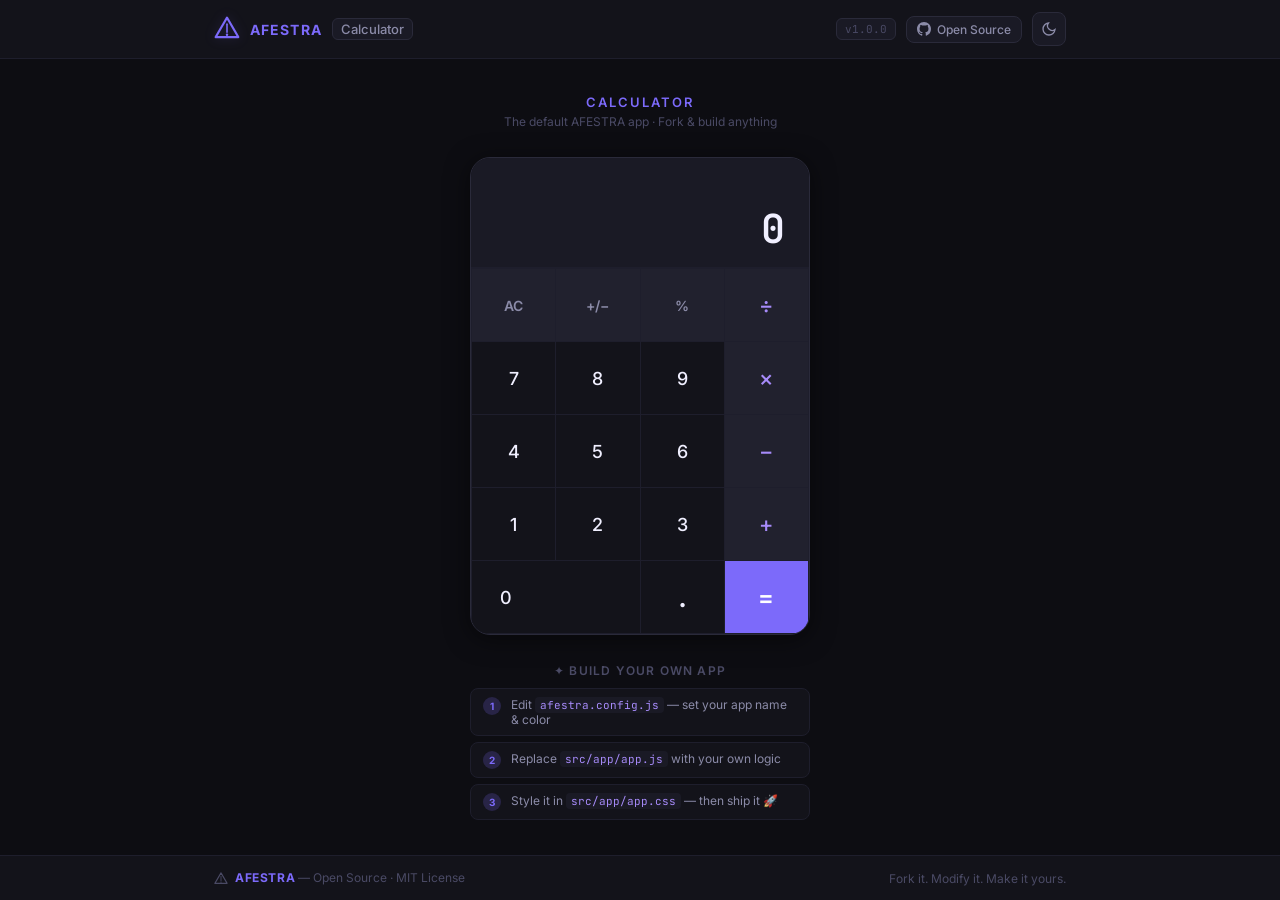
<file: index.html>
<!-- ✦ AFESTRA — Open Source App Platform -->
<!DOCTYPE html>
<html lang="en" data-theme="dark">
<head>
  <meta charset="UTF-8" />
  <meta name="viewport" content="width=device-width, initial-scale=1.0" />
  <title>Calculator · AFESTRA</title>
  <meta name="description" content="Open-source app built on the AFESTRA platform. Fork it, modify it, make it yours." />
  <meta name="theme-color" content="#7C6AFA" />

  <!-- Fonts -->
  <link rel="preconnect" href="https://fonts.googleapis.com" />
  <link rel="preconnect" href="https://fonts.gstatic.com" crossorigin />
  <link href="https://fonts.googleapis.com/css2?family=Inter:wght@300;400;500;600;700;800&family=JetBrains+Mono:wght@400;500;600&display=swap" rel="stylesheet" />

  <!-- AFESTRA Shell Styles -->
  <link rel="stylesheet" href="src/shell/shell.css" />

  <!-- App Styles (yours to edit) -->
  <link rel="stylesheet" href="src/app/app.css" />
</head>

<body>

  <!-- ════════════════════════════════════════════
       AFESTRA SHELL — Don't edit this block.
       Customize via afestra.config.js instead.
  ════════════════════════════════════════════ -->
  <header class="afestra-header" id="afestraHeader">
    <div class="afestra-header__inner">
      <div class="afestra-brand">
        <svg class="afestra-logo" viewBox="0 0 32 32" fill="none" xmlns="http://www.w3.org/2000/svg">
          <polygon points="16,2 30,26 2,26" fill="none" stroke="currentColor" stroke-width="2.5" stroke-linejoin="round"/>
          <line x1="16" y1="10" x2="16" y2="20" stroke="currentColor" stroke-width="2" stroke-linecap="round"/>
          <circle cx="16" cy="23" r="1.5" fill="currentColor"/>
        </svg>
        <span class="afestra-brand__name" id="brandName">AFESTRA</span>
        <span class="afestra-brand__app" id="appName">Calculator</span>
      </div>
      <div class="afestra-header__actions">
        <span class="afestra-version" id="appVersion">v1.0.0</span>
        <a class="afestra-badge" id="githubLink" href="https://github.com/your-username/afestra" target="_blank" rel="noopener">
          <svg viewBox="0 0 16 16" fill="currentColor" height="14" width="14"><path d="M8 0C3.58 0 0 3.58 0 8c0 3.54 2.29 6.53 5.47 7.59.4.07.55-.17.55-.38 0-.19-.01-.82-.01-1.49-2.01.37-2.53-.49-2.69-.94-.09-.23-.48-.94-.82-1.13-.28-.15-.68-.52-.01-.53.63-.01 1.08.58 1.23.82.72 1.21 1.87.87 2.33.66.07-.52.28-.87.51-1.07-1.78-.2-3.64-.89-3.64-3.95 0-.87.31-1.59.82-2.15-.08-.2-.36-1.02.08-2.12 0 0 .67-.21 2.2.82.64-.18 1.32-.27 2-.27.68 0 1.36.09 2 .27 1.53-1.04 2.2-.82 2.2-.82.44 1.1.16 1.92.08 2.12.51.56.82 1.27.82 2.15 0 3.07-1.87 3.75-3.65 3.95.29.25.54.73.54 1.48 0 1.07-.01 1.93-.01 2.2 0 .21.15.46.55.38A8.013 8.013 0 0016 8c0-4.42-3.58-8-8-8z"/></svg>
          Open Source
        </a>
        <button class="afestra-theme-toggle" id="themeToggle" title="Toggle theme" aria-label="Toggle theme">
          <svg class="icon-moon" viewBox="0 0 24 24" fill="none" stroke="currentColor" stroke-width="2"><path d="M21 12.79A9 9 0 1111.21 3 7 7 0 0021 12.79z"/></svg>
          <svg class="icon-sun" viewBox="0 0 24 24" fill="none" stroke="currentColor" stroke-width="2" style="display:none"><circle cx="12" cy="12" r="5"/><line x1="12" y1="1" x2="12" y2="3"/><line x1="12" y1="21" x2="12" y2="23"/><line x1="4.22" y1="4.22" x2="5.64" y2="5.64"/><line x1="18.36" y1="18.36" x2="19.78" y2="19.78"/><line x1="1" y1="12" x2="3" y2="12"/><line x1="21" y1="12" x2="23" y2="12"/><line x1="4.22" y1="19.78" x2="5.64" y2="18.36"/><line x1="18.36" y1="5.64" x2="19.78" y2="4.22"/></svg>
        </button>
      </div>
    </div>
  </header>
  <!-- ════════════════════════════════════════════ -->


  <!-- ════════════════════════════════════════════
       APP CONTENT — Edit everything below here.
       Or replace app.html content entirely.
  ════════════════════════════════════════════ -->
  <main class="afestra-main">
    <div id="app-mount">
      <!-- App UI is injected here by app.js -->
    </div>
  </main>

  <!-- Open Source Footer -->
  <footer class="afestra-footer">
    <div class="afestra-footer__inner">
      <span>
        <svg viewBox="0 0 32 32" fill="none" xmlns="http://www.w3.org/2000/svg" width="14" height="14" style="margin-right:4px;vertical-align:middle">
          <polygon points="16,2 30,26 2,26" fill="none" stroke="currentColor" stroke-width="2.5" stroke-linejoin="round"/>
          <line x1="16" y1="10" x2="16" y2="20" stroke="currentColor" stroke-width="2" stroke-linecap="round"/>
          <circle cx="16" cy="23" r="1.5" fill="currentColor"/>
        </svg>
        <strong>AFESTRA</strong> — Open Source · MIT License
      </span>
      <span>Fork it. Modify it. Make it yours.</span>
    </div>
  </footer>
  <!-- ════════════════════════════════════════════ -->

  <!-- Config + Shell -->
  <script src="afestra.config.js"></script>
  <script src="src/shell/shell.js"></script>

  <!-- Your App (edit this!) -->
  <script src="src/app/app.js"></script>

</body>
</html>
</file>
<file: src/shell/shell.css>
/* ✦ AFESTRA Shell Styles
   The branded shell — header, footer, layout, theme system.
   You don't need to edit this. Use afestra.config.js instead.
   ─────────────────────────────────────────────────────────── */

/* ── CSS Custom Properties (Theme) ── */
:root {
  --accent:        #7C6AFA;
  --accent-alt:    #A78BFA;
  --accent-glow:   #7C6AFA33;

  /* Dark theme (default) */
  --bg:            #0D0D12;
  --bg-surface:    #13131A;
  --bg-raised:     #1A1A25;
  --bg-overlay:    #21212E;
  --border:        #2A2A3A;
  --border-soft:   #1E1E2C;
  --text-primary:  #F0EFFF;
  --text-secondary:#8B8BA8;
  --text-muted:    #4A4A65;
  --shadow:        0 4px 24px rgba(0,0,0,0.5);
  --shadow-sm:     0 2px 8px rgba(0,0,0,0.3);
  --radius:        14px;
  --radius-sm:     8px;
  --radius-lg:     20px;
  --transition:    200ms cubic-bezier(0.4, 0, 0.2, 1);
}

[data-theme="light"] {
  --bg:            #F5F4FF;
  --bg-surface:    #FFFFFF;
  --bg-raised:     #EEEDF9;
  --bg-overlay:    #E8E7F5;
  --border:        #D4D3EE;
  --border-soft:   #ECEAF8;
  --text-primary:  #1A1830;
  --text-secondary:#5A5880;
  --text-muted:    #9E9CB8;
  --shadow:        0 4px 24px rgba(100, 90, 200, 0.12);
  --shadow-sm:     0 2px 8px rgba(100, 90, 200, 0.08);
}

/* ── Reset & Base ── */
*, *::before, *::after {
  box-sizing: border-box;
  margin: 0;
  padding: 0;
}

html {
  font-size: 16px;
  -webkit-font-smoothing: antialiased;
  -moz-osx-font-smoothing: grayscale;
}

body {
  font-family: 'Inter', system-ui, -apple-system, sans-serif;
  background: var(--bg);
  color: var(--text-primary);
  min-height: 100vh;
  display: flex;
  flex-direction: column;
  transition: background var(--transition), color var(--transition);
}

a { color: inherit; text-decoration: none; }

/* ── AFESTRA Header ── */
.afestra-header {
  position: sticky;
  top: 0;
  z-index: 100;
  background: var(--bg-surface);
  border-bottom: 1px solid var(--border-soft);
  backdrop-filter: blur(20px);
  -webkit-backdrop-filter: blur(20px);
}

.afestra-header__inner {
  max-width: 900px;
  margin: 0 auto;
  padding: 0 24px;
  height: 58px;
  display: flex;
  align-items: center;
  justify-content: space-between;
  gap: 16px;
}

/* Brand Group */
.afestra-brand {
  display: flex;
  align-items: center;
  gap: 10px;
}

.afestra-logo {
  width: 26px;
  height: 26px;
  color: var(--accent);
  flex-shrink: 0;
  filter: drop-shadow(0 0 6px var(--accent-glow));
}

.afestra-brand__name {
  font-size: 14px;
  font-weight: 700;
  letter-spacing: 0.08em;
  color: var(--accent);
  text-transform: uppercase;
}

.afestra-brand__app {
  font-size: 13px;
  font-weight: 500;
  color: var(--text-secondary);
  padding: 2px 8px;
  background: var(--bg-raised);
  border: 1px solid var(--border);
  border-radius: 6px;
}

/* Header Actions */
.afestra-header__actions {
  display: flex;
  align-items: center;
  gap: 10px;
}

.afestra-version {
  font-size: 11px;
  font-family: 'JetBrains Mono', monospace;
  color: var(--text-muted);
  background: var(--bg-raised);
  border: 1px solid var(--border);
  padding: 3px 8px;
  border-radius: 6px;
}

.afestra-badge {
  display: flex;
  align-items: center;
  gap: 6px;
  font-size: 12px;
  font-weight: 500;
  color: var(--text-secondary);
  background: var(--bg-raised);
  border: 1px solid var(--border);
  padding: 5px 10px;
  border-radius: 8px;
  transition: all var(--transition);
  cursor: pointer;
}

.afestra-badge:hover {
  color: var(--accent);
  border-color: var(--accent);
  background: var(--accent-glow);
}

/* Theme Toggle */
.afestra-theme-toggle {
  display: flex;
  align-items: center;
  justify-content: center;
  width: 34px;
  height: 34px;
  border-radius: 8px;
  border: 1px solid var(--border);
  background: var(--bg-raised);
  color: var(--text-secondary);
  cursor: pointer;
  transition: all var(--transition);
}

.afestra-theme-toggle:hover {
  color: var(--accent);
  border-color: var(--accent);
  background: var(--accent-glow);
}

.afestra-theme-toggle svg {
  width: 16px;
  height: 16px;
}

/* ── Main Content Area ── */
.afestra-main {
  flex: 1;
  display: flex;
  align-items: center;
  justify-content: center;
  padding: 32px 16px;
}

/* ── Footer ── */
.afestra-footer {
  border-top: 1px solid var(--border-soft);
  background: var(--bg-surface);
}

.afestra-footer__inner {
  max-width: 900px;
  margin: 0 auto;
  padding: 14px 24px;
  display: flex;
  align-items: center;
  justify-content: space-between;
  gap: 12px;
  font-size: 12px;
  color: var(--text-muted);
}

.afestra-footer strong {
  color: var(--accent);
  font-weight: 700;
  letter-spacing: 0.05em;
}

/* ── Scrollbar ── */
::-webkit-scrollbar { width: 6px; }
::-webkit-scrollbar-track { background: var(--bg); }
::-webkit-scrollbar-thumb { background: var(--border); border-radius: 3px; }
::-webkit-scrollbar-thumb:hover { background: var(--text-muted); }

/* ── Responsive ── */
@media (max-width: 600px) {
  .afestra-header__inner { padding: 0 16px; }
  .afestra-version { display: none; }
  .afestra-footer__inner { flex-direction: column; gap: 4px; text-align: center; }
}
</file>
<file: src/app/app.css>
/* ✦ AFESTRA — App Styles
   This is YOUR app's stylesheet.
   Edit freely. The shell styles live in src/shell/shell.css.
   ─────────────────────────────────────────────────────────── */

/* ── Calculator Card ── */
.calc-wrapper {
  display: flex;
  flex-direction: column;
  align-items: center;
  gap: 28px;
  width: 100%;
}

.calc-eyebrow {
  text-align: center;
}

.calc-eyebrow h1 {
  font-size: 13px;
  font-weight: 600;
  letter-spacing: 0.15em;
  text-transform: uppercase;
  color: var(--accent);
  margin-bottom: 4px;
}

.calc-eyebrow p {
  font-size: 12px;
  color: var(--text-muted);
}

.calc {
  width: 340px;
  max-width: 100%;
  background: var(--bg-surface);
  border: 1px solid var(--border);
  border-radius: var(--radius-lg);
  overflow: hidden;
  box-shadow: var(--shadow);
}

/* ── Display ── */
.calc-display {
  padding: 24px 24px 16px;
  background: var(--bg-raised);
  border-bottom: 1px solid var(--border-soft);
  min-height: 110px;
  display: flex;
  flex-direction: column;
  justify-content: flex-end;
  gap: 4px;
}

.calc-display__history {
  font-size: 13px;
  font-family: 'JetBrains Mono', monospace;
  color: var(--text-muted);
  min-height: 18px;
  text-align: right;
  white-space: nowrap;
  overflow: hidden;
  text-overflow: ellipsis;
  transition: all 200ms;
}

.calc-display__value {
  font-size: 40px;
  font-weight: 600;
  font-family: 'JetBrains Mono', monospace;
  color: var(--text-primary);
  text-align: right;
  line-height: 1.1;
  white-space: nowrap;
  overflow: hidden;
  text-overflow: ellipsis;
  transition: all 150ms;
}

.calc-display__value.--small { font-size: 28px; }
.calc-display__value.--xs    { font-size: 20px; }

/* ── Button Grid ── */
.calc-grid {
  display: grid;
  grid-template-columns: repeat(4, 1fr);
  gap: 1px;
  background: var(--border-soft);
  padding: 1px;
}

.calc-btn {
  display: flex;
  align-items: center;
  justify-content: center;
  height: 72px;
  font-size: 18px;
  font-weight: 500;
  font-family: 'Inter', sans-serif;
  border: none;
  outline: none;
  cursor: pointer;
  background: var(--bg-surface);
  color: var(--text-primary);
  transition: background var(--transition), color var(--transition), transform 80ms;
  user-select: none;
  -webkit-tap-highlight-color: transparent;
  position: relative;
  overflow: hidden;
}

.calc-btn::after {
  content: '';
  position: absolute;
  inset: 0;
  background: currentColor;
  opacity: 0;
  transition: opacity 150ms;
}

.calc-btn:hover::after  { opacity: 0.06; }
.calc-btn:active        { transform: scale(0.95); }
.calc-btn:active::after { opacity: 0.12; }

/* Button variants */
.calc-btn.--function {
  background: var(--bg-overlay);
  color: var(--text-secondary);
  font-size: 14px;
  font-weight: 600;
}

.calc-btn.--operator {
  background: var(--bg-overlay);
  color: var(--accent-alt);
  font-size: 22px;
}

.calc-btn.--equals {
  background: var(--accent);
  color: #fff;
  font-size: 24px;
  font-weight: 600;
}

.calc-btn.--equals:hover::after { opacity: 0.15; }

.calc-btn.--zero {
  grid-column: span 2;
  justify-content: flex-start;
  padding-left: 28px;
  font-size: 18px;
}

.calc-btn.--decimal { font-size: 26px; font-weight: 700; }

.calc-btn.--operator-active {
  background: var(--accent);
  color: #fff;
}

/* ── Ripple animation ── */
@keyframes ripple {
  from { transform: scale(0); opacity: 0.3; }
  to   { transform: scale(2.5); opacity: 0; }
}

.ripple-circle {
  position: absolute;
  border-radius: 50%;
  background: var(--accent);
  width: 60px;
  height: 60px;
  margin-top: -30px;
  margin-left: -30px;
  animation: ripple 500ms ease-out forwards;
  pointer-events: none;
}

/* ── Open Source Banner ── */
.calc-opensource {
  text-align: center;
  max-width: 340px;
}

.calc-opensource__title {
  font-size: 12px;
  font-weight: 600;
  letter-spacing: 0.1em;
  text-transform: uppercase;
  color: var(--text-muted);
  margin-bottom: 10px;
}

.calc-opensource__steps {
  display: flex;
  flex-direction: column;
  gap: 6px;
  text-align: left;
}

.calc-step {
  display: flex;
  align-items: flex-start;
  gap: 10px;
  font-size: 12px;
  color: var(--text-secondary);
  padding: 8px 12px;
  background: var(--bg-surface);
  border: 1px solid var(--border-soft);
  border-radius: var(--radius-sm);
}

.calc-step__num {
  flex-shrink: 0;
  width: 18px;
  height: 18px;
  background: var(--accent-glow);
  color: var(--accent);
  border-radius: 50%;
  display: flex;
  align-items: center;
  justify-content: center;
  font-size: 10px;
  font-weight: 700;
}

.calc-step code {
  font-family: 'JetBrains Mono', monospace;
  font-size: 11px;
  background: var(--bg-raised);
  padding: 1px 5px;
  border-radius: 4px;
  color: var(--accent-alt);
}

/* ── Responsive ── */
@media (max-width: 400px) {
  .calc { width: 100%; border-radius: var(--radius); }
  .calc-btn { height: 62px; font-size: 16px; }
}
</file>
